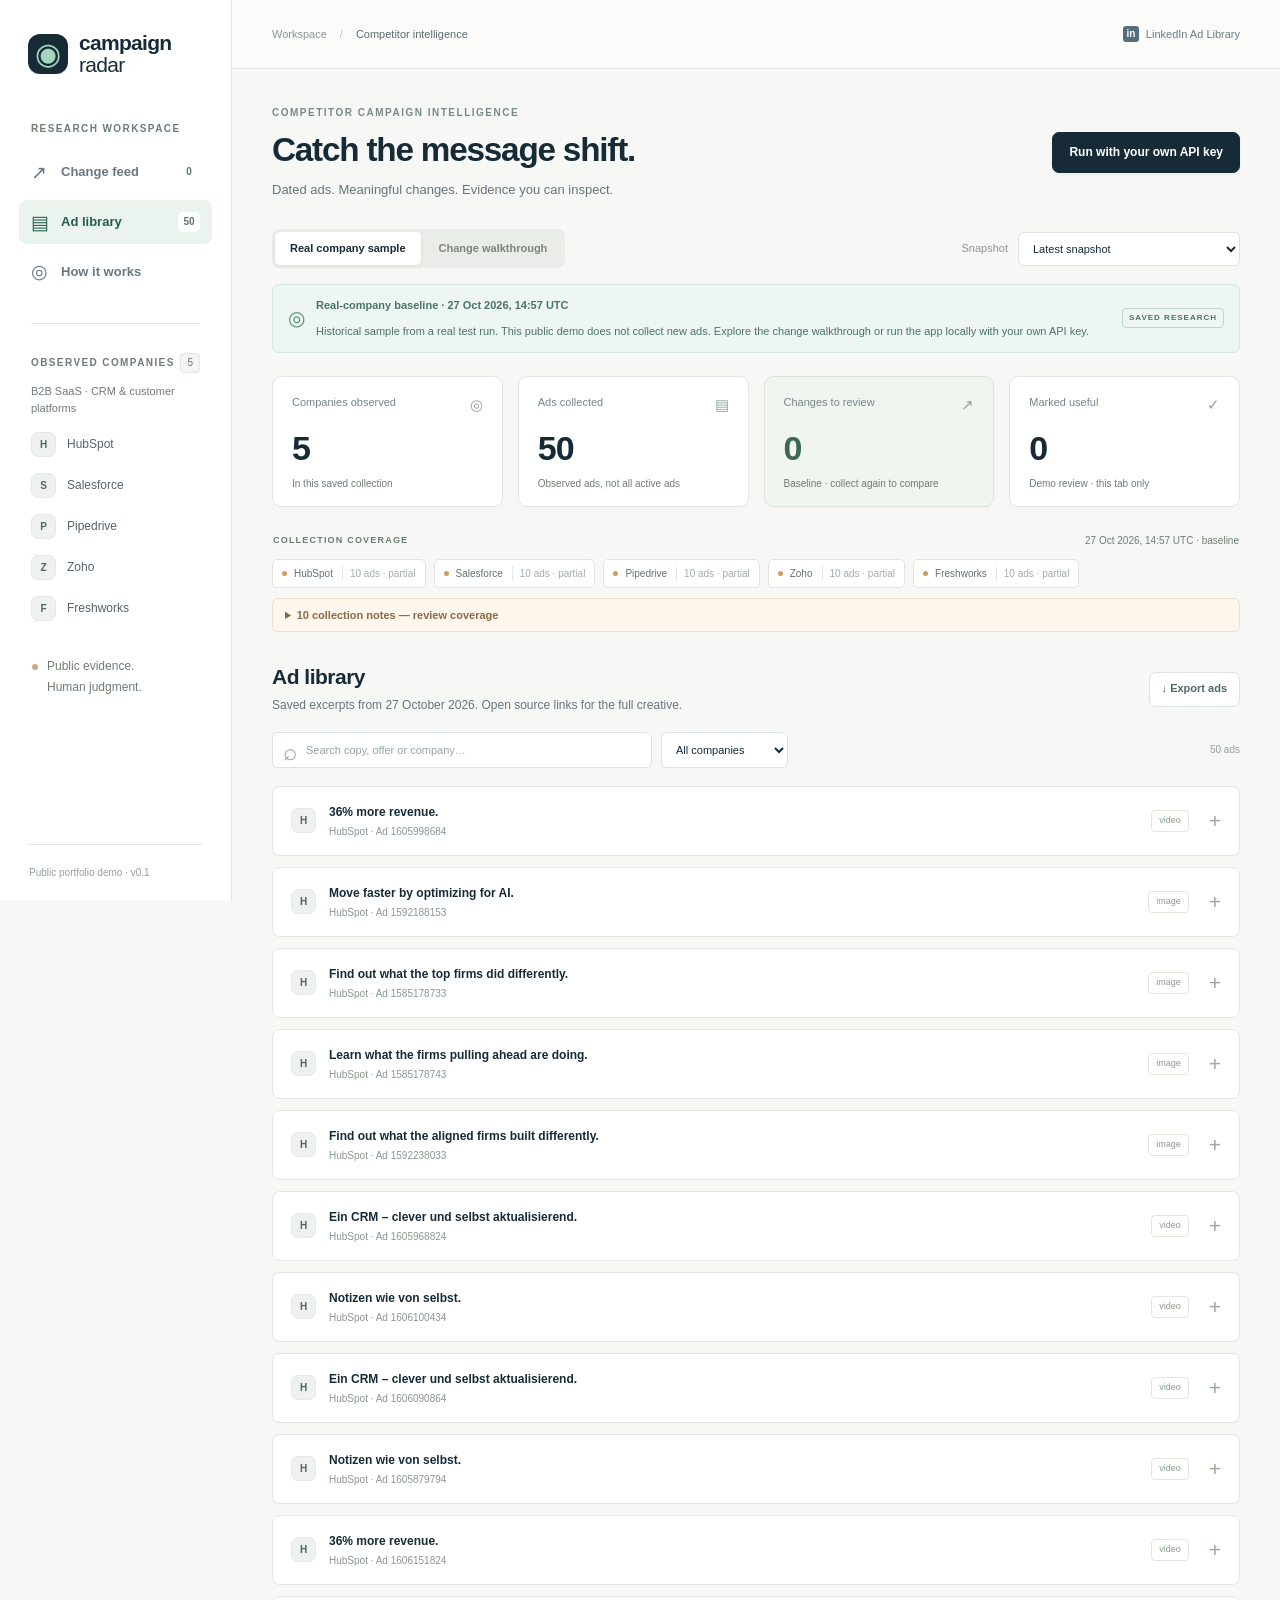
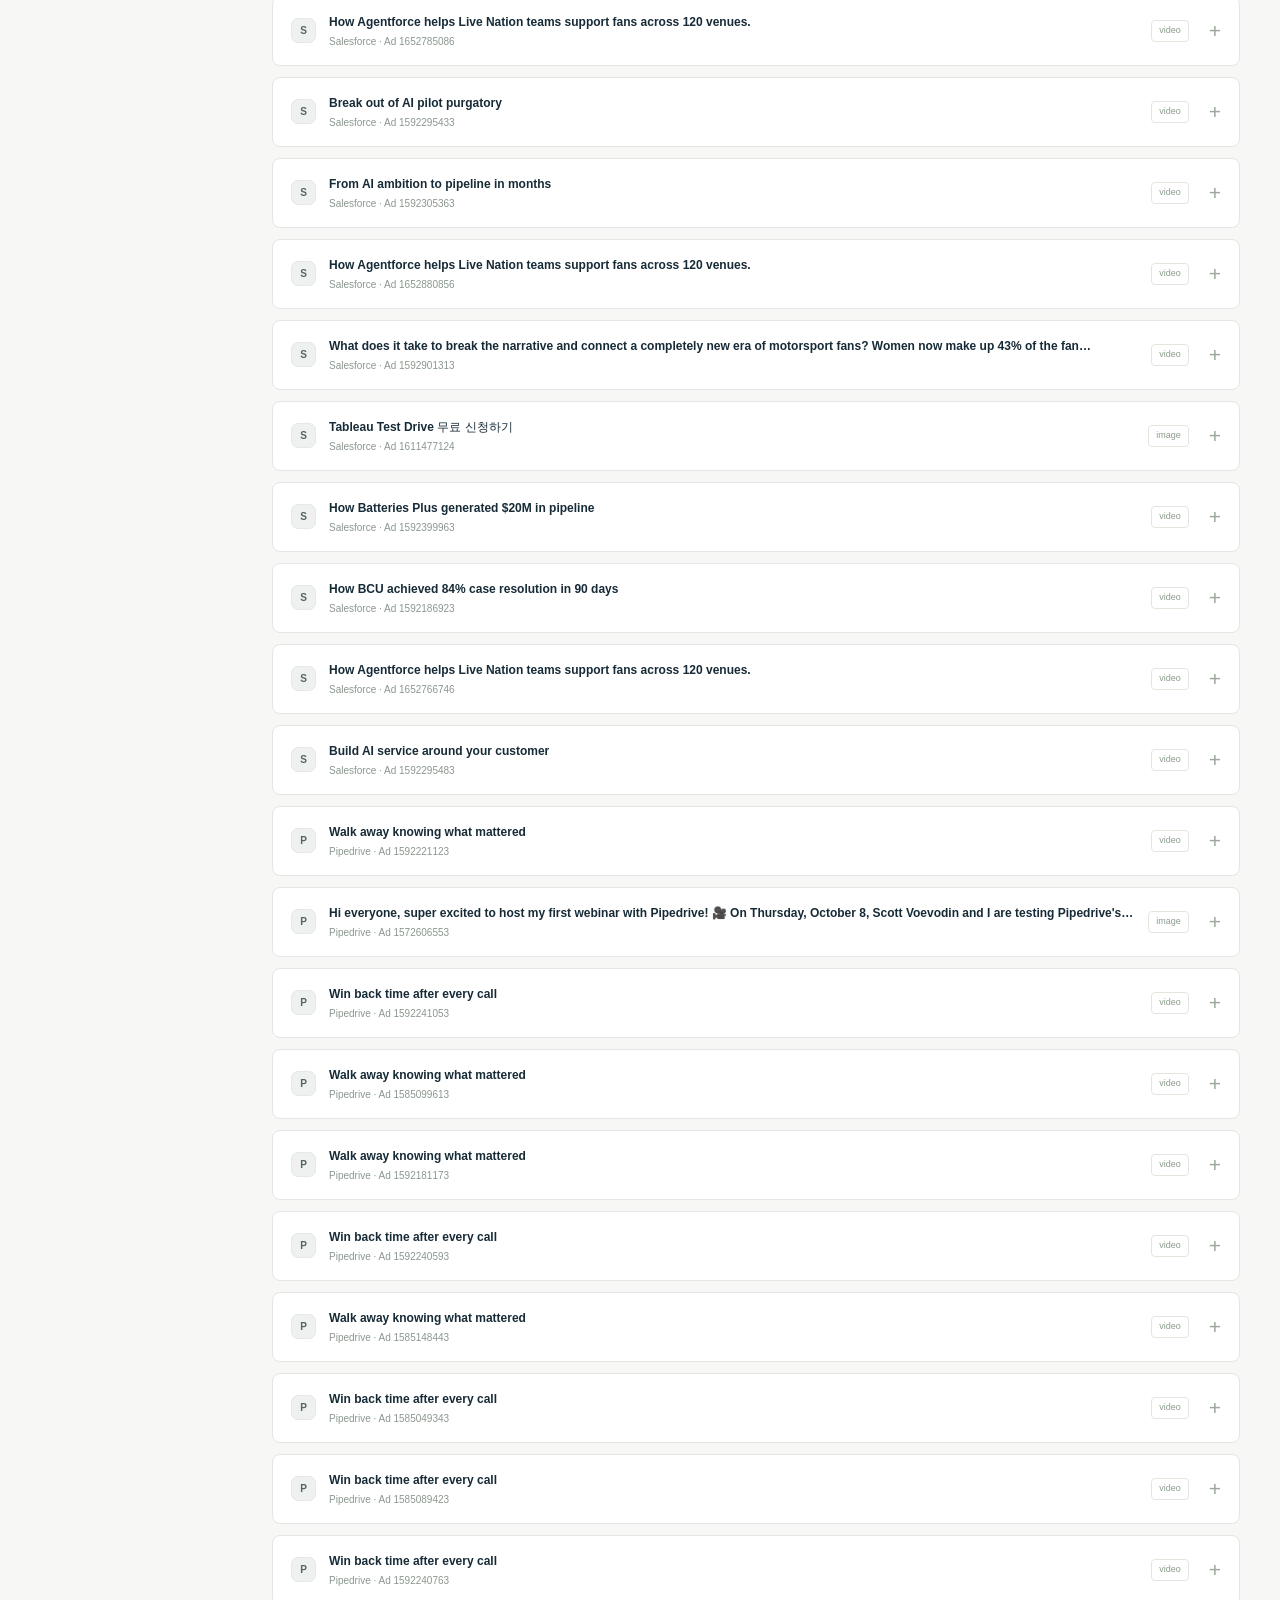
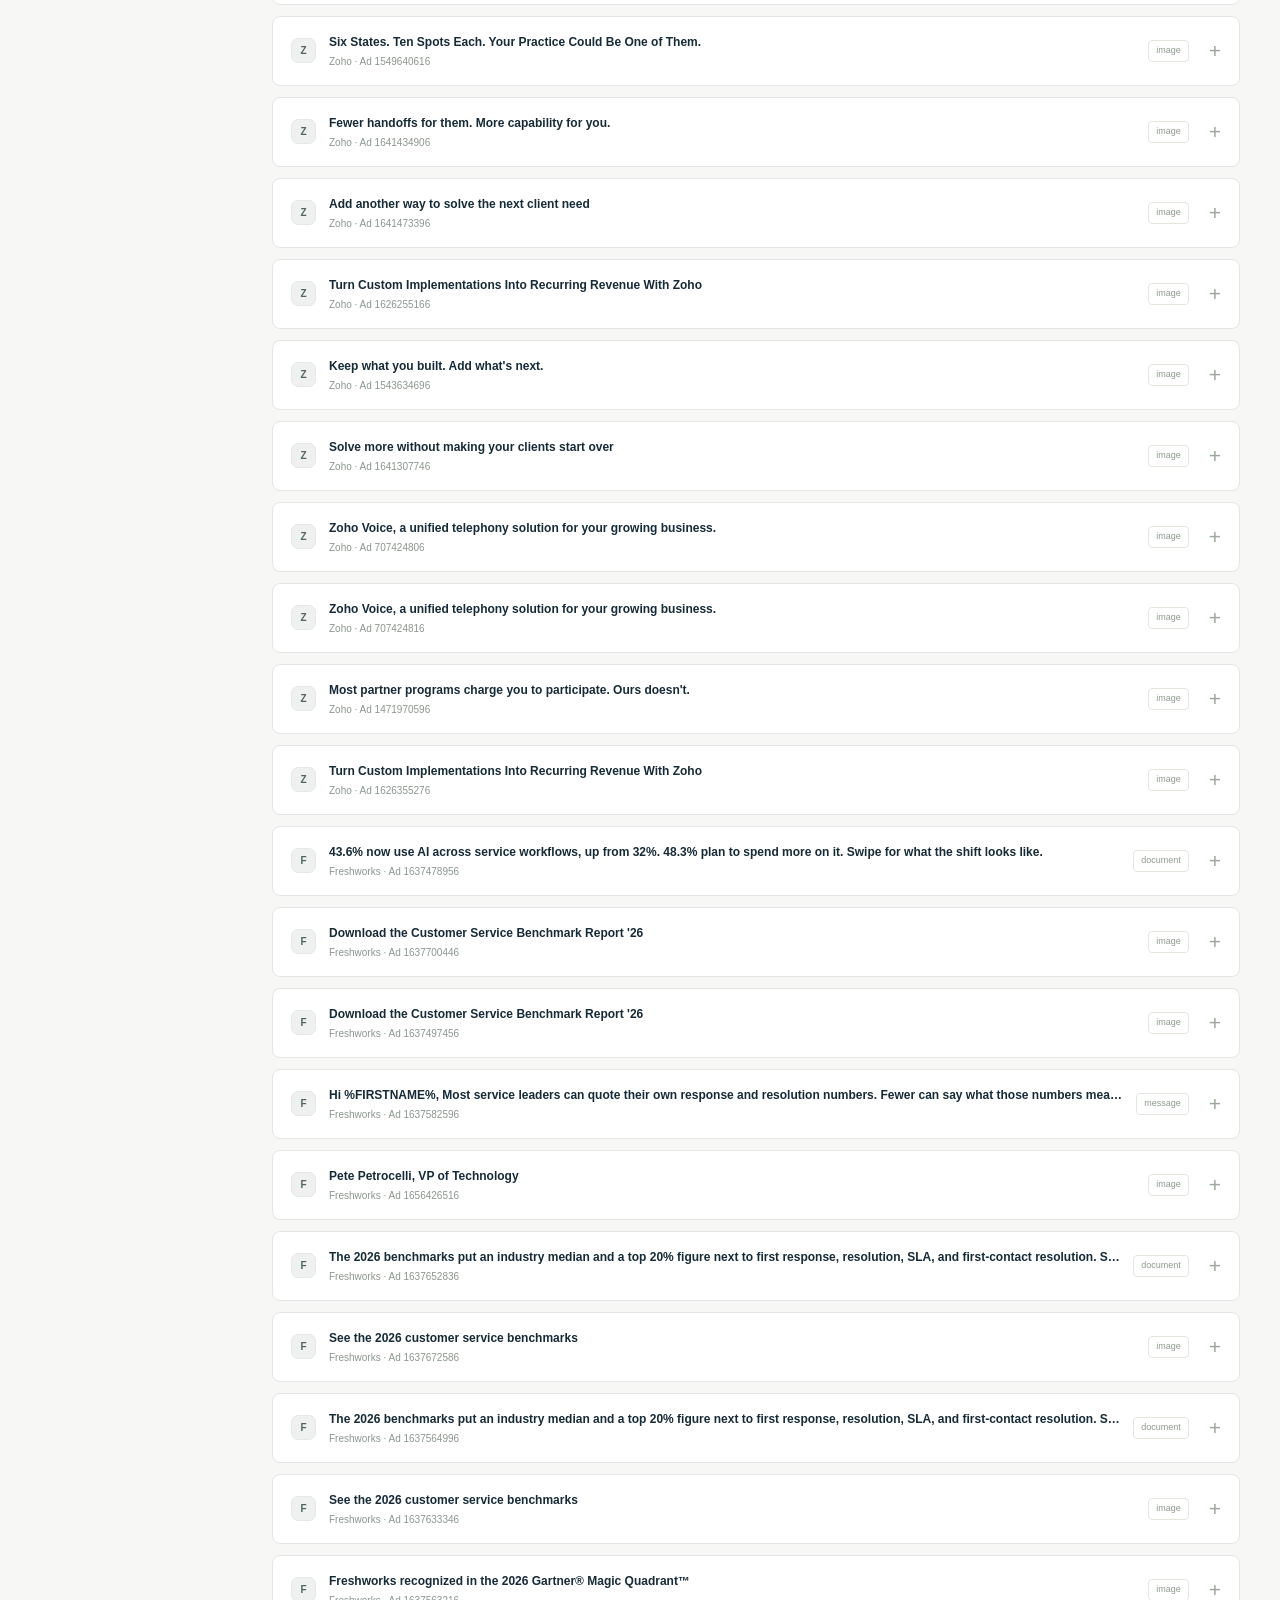
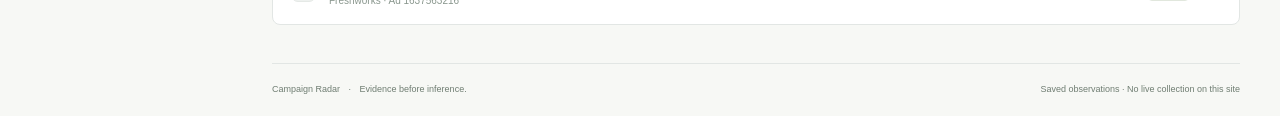
<file: docs/index.html>
<!doctype html>
<html lang="en">
  <head>
    <meta charset="utf-8">
  <meta name="referrer" content="no-referrer">
  <meta http-equiv="Content-Security-Policy" content="default-src 'self'; script-src 'self'; style-src 'self'; img-src 'self' data:; connect-src 'self'; base-uri 'self'; form-action 'none'">
    <meta name="viewport" content="width=device-width, initial-scale=1">
    <meta name="description" content="Evidence-led LinkedIn competitor campaign research. Compare dated ad snapshots, review changes and record useful findings.">
    <title>Campaign Radar — LinkedIn competitor campaign intelligence</title>
    <link rel="stylesheet" href="./style.css">
    <script src="./public-api.js" defer></script>
  <script src="./app.js" defer></script>
  </head>
  <body>
    <a class="skip-link" href="#main">
      Skip to intelligence</a>
    <div class="app-shell">
      <aside class="sidebar" aria-label="Project navigation">
        <a class="brand" href="./" aria-label="Campaign Radar home">
          <span class="brand-mark" aria-hidden="true">
            ◉</span>
          <span>
            campaign
            <span class="brand-second">
              radar</span></span></a>
        <span class="sidebar-label">
          RESEARCH WORKSPACE</span>
        <nav class="view-nav" aria-label="Views">
          <button type="button" class="nav-item active" data-view="changes" aria-current="page">
            <span aria-hidden="true">
              ↗</span>
            Change feed
            <span id="nav-change-count" class="nav-count">
              0</span></button>
          <button type="button" class="nav-item" data-view="ads">
            <span aria-hidden="true">
              ▤</span>
            Ad library
            <span id="nav-ad-count" class="nav-count">
              0</span></button>
          <button type="button" class="nav-item" data-view="method">
            <span aria-hidden="true">
              ◎</span>
            How it works</button></nav>
        <div class="sidebar-divider">
        </div>
        <div class="sidebar-heading">
          <span class="sidebar-label">
            LIVE WATCHLIST</span>
          <span class="tiny-pill">
            5</span></div>
        <p class="watchlist-description">
          B2B SaaS · CRM & customer platforms</p>
        <ul id="watchlist" class="watchlist">
          <li>
            Loading watchlist…</li></ul>
        <div class="sidebar-note">
          <span class="small-dot" aria-hidden="true">
          </span>
          <span>
            Public evidence.
            <br>
            Human judgment.</span></div>
        <div class="sidebar-footer">
          <span class="local-dot" aria-hidden="true">
          </span>
          Local workspace
          <span class="version">
            v0.1</span></div></aside>
      <div class="workspace">
        <header class="topbar">
          <div class="breadcrumb">
            Workspace
            <span aria-hidden="true">
              /</span>
            <strong>
              Competitor intelligence</strong></div>
          <div class="platform-tag">
            <span class="linkedin-mark" aria-hidden="true">
              in</span>
            LinkedIn Ad Library</div></header>
        <main id="main">
          <div id="global-error" class="alert alert-error" role="alert" hidden>
          </div>
          <section class="page-heading" aria-labelledby="page-title">
            <div>
              <div class="eyebrow">
                COMPETITOR CAMPAIGN INTELLIGENCE</div>
              <h1 id="page-title">
                Catch the message shift.</h1>
              <p class="subtitle">
                Dated ads. Meaningful changes. Evidence you can inspect.</p></div>
            <button id="open-collection" type="button" class="button button-primary" aria-expanded="false" aria-controls="collection-panel">
              <span aria-hidden="true">
                +</span>
              Collect LinkedIn ads</button></section>
          <section id="collection-panel" class="collection-panel" aria-labelledby="collection-title" hidden>
            <div class="section-heading">
              <div>
                <div id="collection-eyebrow" class="eyebrow">
                  LIVE RESEARCH</div>
                <h2 id="collection-title">
                  Collect a new snapshot</h2></div>
              <button id="close-collection" class="icon-button" type="button" aria-label="Close collection controls">
                ×</button></div>
            <p id="collection-description" class="muted">
              Collect public LinkedIn ads for the five companies in your watchlist. The first collection establishes a baseline; later comparable collections reveal changes.</p>
            <div id="public-setup" class="public-setup" hidden>
              <ol>
                <li>Install Python 3.9 or newer, then download or clone the project from GitHub.</li>
                <li>Run the commands below and open <strong>http://127.0.0.1:8920/</strong> on your computer.</li>
                <li>Choose <strong>Collect LinkedIn ads</strong>, connect your own Apify token locally, and start a bounded collection.</li>
              </ol>
              <pre><code>git clone https://github.com/vinaynaik432-debug/competitor-campaign-intelligence.git
cd competitor-campaign-intelligence
python3 app.py</code></pre>
              <p class="help">The collector uses your Apify credits. A fresh local copy includes a US$5 project allowance, with US$0.10 reserved per company run. Your token stays in the local server's memory. This GitHub Pages demo has no token entry or live collection.</p>
              <div class="public-setup-links">
                <a class="button button-secondary" href="https://github.com/vinaynaik432-debug/competitor-campaign-intelligence" target="_blank" rel="noopener noreferrer">View source on GitHub ↗</a>
                <a class="text-button" href="https://github.com/vinaynaik432-debug/competitor-campaign-intelligence#run-locally" target="_blank" rel="noopener noreferrer">Read setup instructions ↗</a>
              </div>
            </div>
            <div class="collection-grid">
              <div>
                <form id="connect-form">
                  <label for="apify-token">
                    Apify API token</label>
                  <div class="token-row">
                    <input id="apify-token" type="password" autocomplete="off" spellcheck="false" placeholder="Enter your own Apify token" maxlength="300" aria-describedby="token-help">
                    <button id="connect-button" class="button button-secondary" type="submit">
                      Connect</button></div>
                  <p id="token-help" class="help">
                    Held in this server’s memory only. Never added to exports or saved in browser storage.</p></form>
                <div class="connection-row">
                  <span id="connection-state" class="connection-state">
                    Not connected</span>
                  <button id="disconnect-button" class="text-button" type="button" hidden>
                    Disconnect</button></div></div>
              <div class="collection-settings">
                <div class="settings-row">
                  <div>
                    <label for="max-ads">
                      Maximum ads per company</label>
                    <select id="max-ads">
                      <option value="5">
                        5 ads · quick check</option>
                      <option value="10" selected>
                        10 ads · first look</option>
                      <option value="20">
                        20 ads · wider sample</option></select></div>
                  <div class="budget-box">
                    <span>
                      Unallocated allowance</span>
                    <strong id="budget-remaining">
                      $5.00</strong>
                    <small id="budget-detail">
                      US$5.00 total cap</small></div></div>
                <label class="checkbox-label" for="capture-pages">
                  <input type="checkbox" id="capture-pages" checked>
                  <span>
                    Capture available public landing-page text</span></label>
                <p class="help">
                  Up to two exposed destinations per company. Results are samples, so missing ads do not imply a stopped campaign.</p>
                <button id="start-scan" class="button button-primary" type="button" disabled>
                  Start collection</button></div></div>
            <div id="collection-status" class="job-status" role="status" aria-live="polite" hidden>
            </div>
          </section>
          <div class="dataset-toolbar">
            <div class="segmented-control" role="group" aria-label="Choose data source">
              <button id="mode-live" type="button" aria-pressed="false">
                Live research</button>
              <button id="mode-demo" type="button" class="selected" aria-pressed="true">
                Explore sample</button></div>
            <div class="snapshot-picker">
              <label for="snapshot-select">
                Snapshot</label>
              <select id="snapshot-select" aria-label="Select saved snapshot">
                <option>
                  Loading…</option></select></div></div>
          <div id="dataset-notice" class="dataset-notice" role="status">
            <span class="notice-symbol" aria-hidden="true">
              ◈</span>
            <div>
              <strong>
                Illustrative walkthrough</strong>
              <span>
                Fictional companies and ads. Use this to explore the workflow.</span></div>
            <span class="notice-badge">
              SAMPLE DATA</span></div>
          <section class="metrics" aria-label="Snapshot overview">
            <div class="metric-card">
              <div class="metric-label">
                Companies observed
                <span aria-hidden="true">
                  ◎</span></div>
              <div class="metric-value" id="metric-companies">
                —</div>
              <p id="metric-companies-note">
                In this snapshot</p></div>
            <div class="metric-card">
              <div class="metric-label">
                Ads collected
                <span aria-hidden="true">
                  ▤</span></div>
              <div class="metric-value" id="metric-ads">
                —</div>
              <p id="metric-ads-note">
                Public ad records</p></div>
            <div class="metric-card metric-emphasis">
              <div class="metric-label">
                Changes to review
                <span aria-hidden="true">
                  ↗</span></div>
              <div class="metric-value" id="metric-changes">
                —</div>
              <p id="metric-changes-note">
                Compared with previous snapshot</p></div>
            <div class="metric-card">
              <div class="metric-label">
                Marked useful
                <span aria-hidden="true">
                  ✓</span></div>
              <div class="metric-value" id="metric-useful">
                —</div>
              <p id="metric-useful-note">
                Your review, not an AI score</p></div></section>
          <section id="coverage-section" class="coverage-section" aria-label="Company collection coverage">
            <div class="coverage-heading">
              <span class="small-label">
                COLLECTION COVERAGE</span>
              <span id="comparison-label" class="comparison-label">
              </span>
            </div>
            <div id="company-coverage" class="company-coverage">
            </div>
          </section>
          <section id="research-view" aria-labelledby="feed-title">
            <div class="section-heading feed-heading">
              <div>
                <h2 id="feed-title">
                  Change feed</h2>
                <p id="feed-description" class="muted">
                  What changed, why it may matter and where to verify it.</p></div>
              <a id="export-link" class="button button-secondary button-small" href="./api/events/export?mode=demo" download>
                ↓ Export changes</a></div>
            <div class="filter-bar">
              <div class="search-wrap">
                <label class="sr-only" for="search-input">
                  Search ads and changes</label>
                <span aria-hidden="true">
                  ⌕</span>
                <input id="search-input" type="search" placeholder="Search copy, offer or company…">
              </div>
              <label class="sr-only" for="company-filter">
                Filter by company</label>
              <select id="company-filter">
                <option value="">
                  All companies</option></select>
              <label class="sr-only" for="type-filter">
                Filter by change type</label>
              <select id="type-filter">
                <option value="">
                  All change types</option>
                <option value="offer_changed">
                  Offer changes</option>
                <option value="messaging_changed">
                  Messaging changes</option>
                <option value="landing_page_changed">
                  Landing-page changes</option>
                <option value="first_observed">
                  First observed</option>
                <option value="not_observed">
                  Not observed</option></select>
              <span id="results-count" class="results-count" aria-live="polite">
              </span>
            </div>
            <div id="changes-list" class="changes-list">
            </div>
            <div id="ads-list" class="ads-list" hidden>
            </div>
          </section>
          <section id="method-view" class="method-view" aria-labelledby="method-title" hidden>
            <div class="section-heading">
              <div>
                <h2 id="method-title">
                  From public ads to a useful finding</h2>
                <p class="muted">
                  A repeatable research workflow, with a source behind every observation.</p></div></div>
            <div class="method-steps">
              <article>
                <span class="step-number">
                  01</span>
                <h3>
                  Collect a baseline</h3>
                <p>
                  Capture ad IDs, copy, source links and available destinations for the same five advertisers. Save the collection time and scope.</p></article>
              <article>
                <span class="step-number">
                  02</span>
                <h3>
                  Compare observations</h3>
                <p>
                  Compare later snapshots in the same scope. Identify copy and offer changes, new observations and meaningful landing-page text changes.</p></article>
              <article>
                <span class="step-number">
                  03</span>
                <h3>
                  Inspect the evidence</h3>
                <p>
                  Read the before and after copy and open the public source. A rule-based label helps triage; your judgment decides what is useful.</p></article>
              <article>
                <span class="step-number">
                  04</span>
                <h3>
                  Record a decision</h3>
                <p>
                  Mark findings useful, not useful or acted on. Compare research time and cost with a manual review to evaluate the workflow.</p></article></div>
            <div class="method-boundaries">
              <h3>
                What the evidence can tell us</h3>
              <ul>
                <li>
                  <strong>
                    First observed</strong>
                  means first seen in these saved collections. It is not a launch date.</li>
                <li>
                  <strong>
                    Audience language</strong>
                  in copy is an interpretation. Disclosed targeting, when available, is displayed separately.</li>
                <li>
                  <strong>
                    Not observed</strong>
                  is used only for comparable complete collections. It never proves a campaign stopped.</li>
                <li>
                  <strong>
                    Public ads</strong>
                  do not reveal conversions, revenue, ROAS or whether a campaign works.</li>
                <li>
                  <strong>
                    Landing pages</strong>
                  can change by location, personalization or an A/B test. Review a change before calling it a strategy shift.</li></ul>
              <p id="methodology-detail" class="help">
              </p>
            </div>
          </section>
          <footer class="main-footer">
            <span>
              Campaign Radar
              <span aria-hidden="true">
                ·</span>
              Evidence before inference.</span>
            <span>
              Manual collection · No ads sent or campaigns changed</span></footer></main></div></div></body></html>
</file>
<file: docs/style.css>
:root{
  --ink:#172b37;
  --muted:#66747d;
  --line:#e2e6e4;
  --page:#f7f8f5;
  --white:#fff;
  --orange:#c7532f;
  --orange-pale:#fff1e9;
  --teal:#176d64;
  --teal-pale:#eaf5f0;
  --shadow:0 3px 12px #172b3704;
  font-family:Inter,-apple-system,BlinkMacSystemFont,"Segoe UI",sans-serif;
  color:var(--ink);
  background:var(--page);
  font-synthesis:none
}
*{
  box-sizing:border-box
}
body{
  margin:0;
  font-size:14px;
  line-height:1.5
}
button,input,select{
  font:inherit
}
button,a,input,select{
  touch-action:manipulation
}
button{
  cursor:pointer
}
a{
  color:var(--teal)
}
button:disabled{
  cursor:not-allowed;
  opacity:.5
}
a[aria-disabled=true]{
  pointer-events:none;
  opacity:.45
}
button:focus-visible,a:focus-visible,input:focus-visible,select:focus-visible,summary:focus-visible{
  outline:3px solid #f0ad69;
  outline-offset:3px
}
button{
  color:inherit
}
h1,h2,h3,p{
  margin-top:0
}
h1{
  font-size:clamp(27px,2.6vw,36px);
  letter-spacing:-1.2px;
  line-height:1.2;
  margin-bottom:10px;
  font-weight:650
}
h2{
  font-size:21px;
  letter-spacing:-.5px;
  line-height:1.3;
  margin:0 0 5px;
  font-weight:650
}
h3{
  font-size:15px;
  margin:0 0 7px
}
p:last-child{
  margin-bottom:0
}
[hidden]{
  display:none!important
} .sr-only{
  position:absolute;
  width:1px;
  height:1px;
  padding:0;
  margin:-1px;
  overflow:hidden;
  clip:rect(0,0,0,0);
  white-space:nowrap;
  border:0
} .skip-link{
  position:fixed;
  top:-60px;
  left:20px;
  padding:12px;
  background:white;
  z-index:99
} .skip-link:focus{
  top:10px
} .app-shell{
  display:flex;
  min-height:100vh
} .sidebar{
  width:232px;
  min-width:232px;
  background:#fff;
  border-right:1px solid var(--line);
  padding:32px 19px 20px;
  display:flex;
  flex-direction:column;
  position:fixed;
  inset:0 auto 0 0;
  overflow:auto
} .brand{
  display:flex;
  gap:11px;
  align-items:center;
  text-decoration:none;
  color:var(--ink);
  font-size:21px;
  letter-spacing:-.7px;
  line-height:1.05;
  font-weight:700;
  margin:0 9px 45px
} .brand-second{
  display:block;
  font-weight:450
} .brand-mark{
  width:40px;
  height:40px;
  border-radius:12px;
  background:var(--ink);
  color:#a6d5bd;
  display:grid;
  place-items:center;
  font-size:30px
} .sidebar-label{
  font-size:10px;
  font-weight:750;
  letter-spacing:1.4px;
  color:#8b969a;
  margin:0 12px 14px
} .view-nav{
  display:grid;
  gap:6px
} .nav-item{
  border:0;
  background:transparent;
  border-radius:8px;
  padding:12px;
  display:flex;
  align-items:center;
  gap:12px;
  text-align:left;
  color:#697781;
  font-size:13px;
  font-weight:550
} .nav-item>span:first-child{
  font-size:19px;
  line-height:1;
  width:18px
} .nav-item:hover{
  background:#f5f7f5
} .nav-item.active{
  background:#eaf3ee;
  color:#255d4d
} .nav-count{
  margin-left:auto;
  font-size:10px;
  line-height:20px;
  min-width:22px;
  text-align:center;
  padding:0 5px;
  background:#fff;
  border-radius:5px;
  color:#5d786e
} .sidebar-divider{
  height:1px;
  background:var(--line);
  margin:29px 12px
} .sidebar-heading{
  display:flex;
  align-items:center;
  justify-content:space-between;
  margin:0 12px 10px
} .sidebar-heading .sidebar-label{
  margin:0
} .tiny-pill{
  font-size:10px;
  background:#f3f5f3;
  border:1px solid var(--line);
  border-radius:4px;
  line-height:18px;
  padding:0 6px;
  color:var(--muted)
} .watchlist-description{
  color:#9aa2a6;
  font-size:11px;
  line-height:1.6;
  margin:0 12px 14px
} .watchlist{
  padding:0;
  margin:0 12px;
  list-style:none;
  display:grid;
  gap:16px
} .watchlist li{
  display:flex;
  align-items:center;
  gap:11px;
  font-size:12px;
  color:#56646b
} .company-icon{
  width:25px;
  height:25px;
  flex-shrink:0;
  background:#eef1ef;
  border:1px solid #e5e9e6;
  border-radius:7px;
  display:grid;
  place-items:center;
  color:#506660;
  font-weight:700;
  font-size:10px
} .sidebar-note{
  display:flex;
  gap:9px;
  font-size:12px;
  color:#8c969b;
  line-height:1.8;
  margin:35px 13px 25px
} .small-dot{
  width:6px;
  height:6px;
  background:#c8aa8d;
  border-radius:50%;
  margin-top:8px;
  flex-shrink:0
} .sidebar-footer{
  margin: auto 10px 0;
  padding-top:20px;
  border-top:1px solid var(--line);
  font-size:10px;
  color:#91a09d;
  display:flex;
  align-items:center;
  gap:6px
} .local-dot{
  width:5px;
  height:5px;
  background:#4b9a76;
  border-radius:50%
} .version{
  margin-left:auto
} .workspace{
  margin-left:232px;
  width:calc(100% - 232px)
} .topbar{
  height:69px;
  display:flex;
  justify-content:space-between;
  align-items:center;
  padding:0 40px;
  border-bottom:1px solid var(--line);
  font-size:11px;
  background:#ffffff88
} .breadcrumb{
  display:flex;
  gap:13px;
  align-items:center;
  color:#8b959a
} .breadcrumb strong{
  font-weight:500;
  color:#5c6a71
} .breadcrumb span{
  color:#b6bfbc
} .platform-tag{
  display:flex;
  gap:7px;
  align-items:center;
  color:#6e7c83;
  font-size:11px
} .linkedin-mark{
  background:#536f7e;
  color:white;
  border-radius:3px;
  font-size:10px;
  width:16px;
  height:16px;
  line-height:16px;
  text-align:center;
  font-weight:750
}
main{
  max-width:1500px;
  margin:0 auto;
  padding:36px 40px 20px
} .page-heading{
  display:flex;
  align-items:center;
  justify-content:space-between;
  gap:25px;
  margin-bottom:30px
} .eyebrow{
  font-size:10px;
  letter-spacing:1.5px;
  font-weight:750;
  color:#7a8988;
  margin-bottom:10px
} .subtitle{
  font-size:13px;
  color:var(--muted);
  margin:0
} .button{
  display:inline-flex;
  align-items:center;
  justify-content:center;
  gap:8px;
  min-height:41px;
  padding:10px 16px;
  border:1px solid transparent;
  border-radius:7px;
  font-weight:600;
  font-size:12px;
  text-decoration:none;
  line-height:1.4;
  white-space:nowrap
} .button-primary{
  background:var(--ink);
  color:white;
  border-color:var(--ink);
  box-shadow:0 2px 3px #172b3710
} .button-primary:hover{
  background:#294653
} .button-primary>span{
  font-size:18px;
  font-weight:400;
  line-height:1
} .button-secondary{
  background:white;
  border-color:#dce2de;
  color:#53666b
} .button-secondary:hover{
  background:#f5f8f5;
  border-color:#aebeb5
} .button-small{
  min-height:35px;
  padding:8px 12px;
  font-size:11px
} .icon-button{
  border:0;
  background:transparent;
  padding:0 5px;
  font-size:25px;
  color:var(--muted);
  line-height:1
} .text-button{
  border:0;
  background:transparent;
  color:var(--teal);
  font-size:11px;
  padding:4px;
  text-decoration:underline
} .dataset-toolbar{
  display:flex;
  align-items:center;
  justify-content:space-between;
  gap:14px;
  margin-bottom:16px
} .segmented-control{
  display:inline-flex;
  background:#eaece7;
  border-radius:7px;
  padding:3px;
  gap:3px
} .segmented-control button{
  border:0;
  border-radius:5px;
  background:transparent;
  font-size:11px;
  font-weight:600;
  color:#78847c;
  padding:8px 15px
} .segmented-control button.selected{
  background:white;
  box-shadow:0 1px 5px #1f3c2810;
  color:var(--ink)
} .snapshot-picker{
  display:flex;
  align-items:center;
  gap:10px
} .snapshot-picker label{
  color:#8a9597;
  font-size:11px;
  font-weight:500
} .snapshot-picker select{
  font-size:11px;
  padding:7px 28px 7px 10px;
  min-height:34px;
  max-width:260px
}
select,input{
  border:1px solid #dce2dd;
  border-radius:6px;
  background:white;
  color:var(--ink);
  padding:10px 11px;
  min-height:39px
}
select{
  cursor:pointer
}
input::placeholder{
  color:#99a2a6
}
input[type=password]{
  width:100%;
  min-width:0
}
input[type=checkbox]{
  accent-color:var(--teal);
  width:15px;
  height:15px;
  min-height:0;
  flex-shrink:0;
  margin:0
} .dataset-notice{
  display:flex;
  align-items:center;
  gap:11px;
  border:1px solid #eadbc7;
  border-radius:7px;
  background:#fff9ed;
  padding:12px 15px;
  font-size:11px;
  color:#8b6b3c;
  margin-bottom:23px
} .dataset-notice>div{
  display:flex;
  gap:10px;
  align-items:center;
  flex-wrap:wrap
} .dataset-notice strong{
  font-weight:650
} .notice-symbol{
  font-size:20px;
  color:#b99153;
  line-height:1
} .notice-badge{
  margin-left:auto;
  letter-spacing:1px;
  font-size:8px;
  font-weight:750;
  border:1px solid #ead7b6;
  padding:3px 6px;
  border-radius:4px;
  white-space:nowrap
} .dataset-notice.live-notice{
  background:#edf6f0;
  border-color:#d6e6dc;
  color:#4c7462
} .live-notice .notice-symbol{
  color:#559271
} .live-notice .notice-badge{
  border-color:#bfd7c9
} .dataset-notice.warning-notice{
  background:#fff2ed;
  border-color:#eed6c9;
  color:#a05c3a
} .metrics{
  display:grid;
  grid-template-columns:repeat(4,minmax(0,1fr));
  gap:15px;
  margin-bottom:26px
} .metric-card{
  border:1px solid var(--line);
  background:#fff;
  border-radius:9px;
  padding:17px 19px 15px;
  box-shadow:var(--shadow)
} .metric-label{
  font-size:11px;
  color:#78858b;
  font-weight:500;
  display:flex;
  justify-content:space-between;
  gap:5px
} .metric-label>span{
  color:#92a39c;
  font-size:15px
} .metric-value{
  font-size:34px;
  line-height:1.1;
  letter-spacing:-1px;
  font-weight:600;
  margin:14px 0 8px
} .metric-card p{
  font-size:10px;
  color:#929c9d;
  margin:0;
  min-height:15px
} .metric-emphasis{
  background:#f0f5ef;
  border-color:#dbe6d9
} .metric-emphasis .metric-value{
  color:#3a6950
} .coverage-section{
  margin:0 0 31px
} .coverage-heading{
  display:flex;
  align-items:center;
  justify-content:space-between;
  gap:12px;
  margin:0 1px 11px
} .small-label{
  font-size:9px;
  font-weight:700;
  letter-spacing:1.2px;
  color:#919c9b
} .comparison-label{
  color:#8a9798;
  font-size:10px
} .company-coverage{
  display:flex;
  gap:8px;
  flex-wrap:wrap
} .coverage-pill{
  display:inline-flex;
  align-items:center;
  gap:7px;
  font-size:10px;
  padding:6px 9px;
  background:white;
  border:1px solid #e0e5e0;
  border-radius:5px;
  color:#64716e
} .coverage-dot{
  width:5px;
  height:5px;
  border-radius:50%;
  background:#79a58a
} .coverage-pill.partial .coverage-dot{
  background:#c89e5d
} .coverage-pill.failed .coverage-dot{
  background:#ca7764
} .coverage-count{
  color:#a4ada8;
  border-left:1px solid #e6eae6;
  margin-left:2px;
  padding-left:7px
} .coverage-details{
  background:#fff6ed;
  border:1px solid #eedfca;
  border-radius:6px;
  padding:8px 12px;
  margin-top:10px;
  font-size:11px;
  color:#886b45
} .coverage-details summary{
  cursor:pointer;
  font-weight:600
} .coverage-details ul{
  padding-left:20px;
  margin-bottom:2px
} .section-heading{
  display:flex;
  align-items:flex-start;
  justify-content:space-between;
  gap:20px;
  margin-bottom:16px
} .feed-heading{
  align-items:center;
  margin-bottom:17px
} .muted{
  color:var(--muted);
  font-size:12px;
  margin-bottom:0;
  line-height:1.6
} .filter-bar{
  display:flex;
  gap:9px;
  align-items:center;
  flex-wrap:wrap;
  margin-bottom:18px
} .filter-bar select{
  font-size:11px;
  min-height:36px;
  padding:7px 26px 7px 10px;
  max-width:220px
} .search-wrap{
  position:relative;
  flex:1;
  min-width:160px;
  max-width:380px
} .search-wrap>span{
  position:absolute;
  left:11px;
  top:2px;
  font-size:24px;
  color:#91a29b;
  font-weight:400;
  pointer-events:none
} .search-wrap input{
  width:100%;
  font-size:11px;
  padding:8px 10px 8px 33px;
  min-height:36px
} .results-count{
  margin-left:auto;
  color:#92a09b;
  font-size:10px;
  white-space:nowrap
} .changes-list{
  display:grid;
  grid-template-columns:repeat(2,minmax(0,1fr));
  gap:16px
} .change-card{
  border:1px solid var(--line);
  border-radius:9px;
  background:#fff;
  box-shadow:var(--shadow);
  overflow:hidden;
  display:flex;
  flex-direction:column
} .card-top{
  display:flex;
  justify-content:space-between;
  align-items:center;
  gap:10px;
  padding:17px 19px 0
} .card-company{
  display:flex;
  align-items:center;
  gap:8px;
  font-size:11px;
  color:#64716d;
  font-weight:550
} .card-company .company-icon{
  width:24px;
  height:24px;
  font-size:9px
} .change-tag{
  font-size:8px;
  letter-spacing:.6px;
  font-weight:700;
  border-radius:4px;
  padding:4px 6px;
  background:#eff3f1;
  color:#688479;
  text-transform:uppercase
} .change-tag.offer_changed{
  background:#fff0e6;
  color:#b06b41
} .change-tag.messaging_changed{
  background:#edf1f9;
  color:#667ba1
} .change-tag.landing_page_changed{
  background:#eaf5ef;
  color:#4b8971
} .change-tag.first_observed{
  background:#f0edf7;
  color:#8b75a5
} .change-tag.not_observed{
  background:#f3f1e9;
  color:#95885e
} .card-body{
  padding:15px 19px 17px;
  flex:1
} .change-title{
  font-size:16px;
  line-height:1.4;
  letter-spacing:-.2px;
  margin:0 0 13px
} .evidence-grid{
  display:grid;
  grid-template-columns:1fr 1fr;
  gap:8px
} .evidence-box{
  border:1px solid #e5e9e4;
  border-radius:6px;
  padding:10px 11px;
  background:#fafbf8;
  min-width:0
} .evidence-box.after{
  background:#f2f7f0;
  border-color:#dfe8dc
} .evidence-label{
  display:flex;
  justify-content:space-between;
  gap:6px;
  font-size:8px;
  letter-spacing:.7px;
  color:#98a08f;
  text-transform:uppercase;
  margin-bottom:7px;
  font-weight:700
} .evidence-label time{
  font-size:8px;
  letter-spacing:0;
  text-transform:none;
  font-weight:400;
  white-space:nowrap
} .evidence-box blockquote{
  margin:0;
  font-size:11px;
  line-height:1.65;
  color:#65716b;
  white-space:pre-wrap;
  overflow-wrap:anywhere
} .evidence-box.after blockquote{
  color:#4c6650
} .evidence-link{
  display:inline-block;
  font-size:9px;
  margin-top:9px;
  color:#809381;
  text-decoration:none;
  border-bottom:1px solid #ced8cc
} .sample-evidence{
  font-size:8px;
  color:#99a293;
  margin-top:7px;
  display:block
} .quote-details summary{
  font-size:9px;
  color:#829277;
  cursor:pointer;
  margin-top:7px
} .quote-details p{
  font-size:11px;
  white-space:pre-wrap;
  overflow-wrap:anywhere;
  margin-top:7px
} .interpretation{
  font-size:11px;
  line-height:1.65;
  color:#78847a;
  margin:12px 0 0
} .suggested-action{
  font-size:10px;
  line-height:1.6;
  margin-top:10px;
  border-left:2px solid #d1ddcc;
  padding-left:9px;
  color:#66816d
} .suggested-action strong{
  font-weight:600
} .card-footer{
  display:flex;
  align-items:center;
  gap:6px;
  border-top:1px solid #edf0e9;
  padding:11px 17px;
  background:#fcfdfb;
  flex-wrap:wrap
} .review-label{
  font-size:9px;
  color:#9aa59b;
  margin-right:auto
} .feedback-button{
  border:1px solid #e5eae2;
  background:white;
  border-radius:4px;
  font-size:9px;
  padding:4px 7px;
  color:#8a958b
} .feedback-button:hover{
  border-color:#a6bea6;
  color:#53765a
} .feedback-button.selected{
  background:#e9f2e6;
  border-color:#a7c09d;
  color:#46753f
} .feedback-button.selected[data-value=not_useful]{
  background:#f3f0ed;
  border-color:#d9d0c7;
  color:#897566
} .confidence-label{
  display:inline-flex;
  font-size:8px;
  color:#9aa69a;
  gap:4px;
  margin-top:10px
} .empty-state{
  padding:48px 25px;
  text-align:center;
  border:1px dashed #d3dcd3;
  border-radius:9px;
  background:#ffffff60;
  grid-column:1/-1
} .empty-symbol{
  font-size:30px;
  color:#9aafa0;
  display:block;
  margin-bottom:13px
} .empty-state h3{
  font-size:18px;
  letter-spacing:-.4px
} .empty-state p{
  font-size:12px;
  color:#8a978b;
  line-height:1.7;
  max-width:470px;
  margin:9px auto 18px
} .empty-state .button{
  margin-top:4px
} .ads-list{
  display:grid;
  gap:11px
} .ad-card{
  border:1px solid var(--line);
  border-radius:8px;
  background:white;
  overflow:hidden
} .ad-card>summary{
  padding:16px 18px;
  display:flex;
  align-items:center;
  gap:13px;
  cursor:pointer;
  list-style:none
} .ad-card>summary::-webkit-details-marker{
  display:none
} .ad-card>summary:after{
  content:"+";
  font-size:21px;
  color:#9ba89b;
  margin-left:7px
} .ad-card[open]>summary:after{
  content:"−"
} .ad-summary{
  flex:1;
  min-width:0
} .ad-summary-title{
  font-size:12px;
  font-weight:600;
  margin-bottom:3px;
  white-space:nowrap;
  overflow:hidden;
  text-overflow:ellipsis
} .ad-summary-meta{
  font-size:10px;
  color:#8a978e
} .ad-format{
  font-size:9px;
  color:#8c9b8c;
  border:1px solid #e1e7dd;
  padding:3px 7px;
  border-radius:4px
} .ad-content{
  border-top:1px solid #eef0eb;
  padding:18px;
  display:grid;
  grid-template-columns:minmax(0,1.5fr) minmax(0,1fr);
  gap:24px
} .ad-copy{
  white-space:pre-wrap;
  overflow-wrap:anywhere;
  font-size:12px;
  line-height:1.8;
  color:#64716a
} .ad-headline{
  font-size:15px;
  font-weight:600;
  margin-bottom:10px
} .ad-meta{
  font-size:11px;
  display:grid;
  align-content:start;
  gap:10px
} .ad-meta-line{
  display:grid;
  grid-template-columns:100px 1fr;
  gap:10px;
  overflow-wrap:anywhere
} .ad-meta-line>span:first-child{
  color:#95a08e
} .ad-meta-line>span:last-child{
  color:#687e69
} .ad-source-links{
  display:flex;
  flex-wrap:wrap;
  gap:15px;
  margin-top:13px;
  font-size:11px
} .ad-source-links a{
  text-decoration:none;
  border-bottom:1px solid #c6d5c7
} .ad-targeting{
  font-size:10px;
  color:#7f8e7e;
  margin-top:14px;
  background:#f7faf4;
  padding:11px;
  border-radius:5px
} .ad-targeting summary{
  font-weight:600;
  cursor:pointer
} .ad-targeting pre{
  white-space:pre-wrap;
  overflow-wrap:anywhere;
  font-family:inherit;
  font-size:10px
} .ad-targeting p{
  margin:8px 0 0;
  line-height:1.7
} .collection-panel{
  padding:23px;
  background:white;
  border:1px solid #dce4dc;
  border-radius:9px;
  margin-bottom:26px;
  box-shadow:0 8px 20px #172b3706
} .collection-panel .eyebrow{
  margin-bottom:5px
} .collection-panel .muted{
  max-width:760px;
  margin-bottom:19px
} .collection-grid{
  display:grid;
  grid-template-columns:1fr 1.2fr;
  gap:30px
} .collection-panel label{
  font-size:11px;
  font-weight:600;
  display:block;
  color:#657565;
  margin-bottom:7px
} .token-row{
  display:flex;
  gap:7px
} .token-row input{
  font-size:11px
} .help{
  font-size:10px;
  color:#98a291;
  line-height:1.7;
  margin:7px 0 0
} .connection-row{
  display:flex;
  gap:10px;
  align-items:center;
  margin-top:10px
} .connection-state{
  font-size:10px;
  color:#9a9f95
} .connection-state.connected{
  color:#438861
} .settings-row{
  display:flex;
  gap:20px;
  justify-content:space-between;
  margin-bottom:15px
} .settings-row select{
  font-size:11px
} .budget-box{
  text-align:right;
  display:flex;
  flex-direction:column;
  justify-content:center;
  flex-shrink:0
} .budget-box span,.budget-box small{
  font-size:9px;
  color:#99a38f
} .budget-box strong{
  font-size:23px;
  font-weight:600;
  color:#507551;
  line-height:1.5
} .collection-panel .checkbox-label{
  display:flex;
  align-items:center;
  gap:8px;
  font-size:11px;
  font-weight:400
} .collection-settings>.button{
  margin-top:14px
} .job-status{
  padding:11px 14px;
  background:#f1f7ef;
  border:1px solid #dce8d7;
  border-radius:6px;
  color:#647c58;
  font-size:11px;
  margin-top:18px
} .job-status.running:before{
  content:"";
  display:inline-block;
  width:8px;
  height:8px;
  background:#83a777;
  border-radius:50%;
  margin-right:8px;
  animation:pulse 1.4s infinite
} .job-status.error{
  background:#fff2ec;
  color:#af6b4a;
  border-color:#efdbcc
}
@keyframes pulse{
  50%{
    opacity:.3
  }
} .alert{
  border-radius:7px;
  padding:12px 15px;
  font-size:12px;
  line-height:1.7;
  margin-bottom:20px;
  overflow-wrap:anywhere
} .alert-error{
  border:1px solid #ecd5c9;
  background:#fff1ea;
  color:#9a5d40
} .method-view{
  margin-top:9px
} .method-steps{
  display:grid;
  grid-template-columns:repeat(4,minmax(0,1fr));
  gap:14px;
  margin-top:22px
} .method-steps article{
  background:white;
  border:1px solid var(--line);
  padding:20px;
  border-radius:8px
} .step-number{
  display:block;
  font-size:10px;
  letter-spacing:1.2px;
  color:#a1b099;
  margin-bottom:18px;
  font-weight:650
} .method-steps h3{
  font-size:13px;
  margin-bottom:10px
} .method-steps p{
  font-size:11px;
  color:#83917d;
  line-height:1.8
} .method-boundaries{
  margin-top:22px;
  padding:23px;
  background:#f0f5eb;
  border:1px solid #dfe7d7;
  border-radius:8px
} .method-boundaries h3{
  font-size:14px
} .method-boundaries ul{
  padding-left:18px;
  font-size:12px;
  color:#798973;
  line-height:1.9
} .method-boundaries li{
  padding-bottom:8px
} .method-boundaries strong{
  color:#55744f;
  font-weight:600
} .main-footer{
  display:flex;
  justify-content:space-between;
  gap:18px;
  margin-top:38px;
  padding-top:19px;
  border-top:1px solid var(--line);
  font-size:9px;
  color:#a1aaa0
} .main-footer>span:first-child>span{
  margin:0 6px
}
@media(min-width:1500px){
  main{
    padding-top:43px
  } .changes-list{
    gap:20px
  } .metric-card{
    padding:20px 23px
  } .card-body{
    padding:18px 23px
  } .card-top{
    padding:20px 23px 0
  } .card-footer{
    padding:13px 21px
  }
}
@media(max-width:1150px){
  .sidebar{
    width:205px;
    min-width:205px;
    padding-left:13px;
    padding-right:13px
  } .workspace{
    margin-left:205px;
    width:calc(100% - 205px)
  }
  main{
    padding:27px 25px 20px
  } .topbar{
    padding:0 25px
  } .page-heading{
    gap:16px
  } .button{
    font-size:11px;
    padding:10px 12px
  } .metric-card{
    padding:14px
  } .metric-label{
    font-size:10px
  } .metric-card p{
    font-size:9px
  } .metric-value{
    font-size:30px
  } .changes-list{
    gap:12px
  } .card-top{
    padding:14px 14px 0
  } .card-body{
    padding:13px 14px
  } .card-footer{
    padding:10px 12px
  } .evidence-grid{
    grid-template-columns:1fr
  } .evidence-label time{
    font-size:9px
  } .evidence-box blockquote{
    font-size:11px
  } .method-steps{
    grid-template-columns:repeat(2,minmax(0,1fr))
  } .collection-grid{
    gap:20px
  } .settings-row{
    display:block
  } .budget-box{
    display:none
  } .collection-panel .help{
    margin-bottom:10px
  } .collection-settings>.button{
    margin-top:5px
  }
}
@media(max-width:850px){
  .sidebar{
    position:static;
    width:100%;
    min-width:0;
    padding:17px 22px;
    flex-direction:row;
    align-items:center;
    gap:20px;
    overflow:visible;
    border-right:0;
    border-bottom:1px solid var(--line)
  } .brand{
    font-size:16px;
    margin:0;
    gap:8px;
    white-space:nowrap
  } .brand-second{
    display:inline;
    font-weight:450
  } .brand-mark{
    width:29px;
    height:29px;
    border-radius:8px;
    font-size:22px
  } .sidebar>.sidebar-label,.sidebar-divider,.sidebar-heading,.watchlist-description,.watchlist,.sidebar-note,.sidebar-footer{
    display:none
  } .app-shell{
    display:block
  } .view-nav{
    display:flex;
    gap:3px;
    margin-left:auto
  } .nav-item{
    font-size:11px;
    padding:8px
  } .nav-item>span:first-child{
    font-size:15px;
    width:12px
  } .nav-item{
    gap:6px
  } .nav-count{
    display:none
  } .workspace{
    width:100%;
    margin-left:0
  } .topbar{
    height:49px
  }
  main{
    padding:25px
  } .page-heading{
    align-items:flex-start;
    margin-bottom:25px
  }
  h1{
    font-size:29px
  } .subtitle{
    font-size:12px
  } .metrics{
    gap:10px
  } .metric-card{
    padding:15px
  } .collection-grid{
    grid-template-columns:1fr 1fr
  } .dataset-notice>div{
    gap:3px;
    flex-direction:column;
    align-items:flex-start
  } .notice-badge{
    font-size:7px
  } .evidence-grid{
    grid-template-columns:1fr 1fr
  } .change-card .evidence-grid{
    grid-template-columns:1fr
  }
}
@media(max-width:600px){
  .sidebar{
    padding:14px 16px;
    display:block
  } .brand{
    margin-bottom:15px
  } .view-nav{
    gap:5px
  } .nav-item{
    flex:1;
    justify-content:center;
    font-size:11px
  } .topbar{
    padding:0 17px
  } .breadcrumb{
    gap:7px;
    font-size:10px
  } .platform-tag{
    font-size:9px
  } .linkedin-mark{
    width:13px;
    height:13px;
    font-size:8px;
    line-height:13px
  }
  main{
    padding:24px 17px 16px
  } .page-heading{
    display:block
  }
  h1{
    font-size:29px
  } .eyebrow{
    font-size:8px;
    letter-spacing:1.4px
  } .page-heading>.button{
    margin-top:18px;
    font-size:11px;
    min-height:37px;
    padding:9px 13px
  } .dataset-toolbar{
    display:block
  } .segmented-control{
    margin-bottom:14px
  } .snapshot-picker{
    justify-content:space-between
  } .snapshot-picker select{
    max-width:75%;
    flex:1
  } .dataset-notice{
    padding:11px;
    gap:8px;
    font-size:10px
  } .notice-badge{
    display:none
  } .metrics{
    grid-template-columns:repeat(2,minmax(0,1fr));
    gap:10px;
    margin-bottom:23px
  } .metric-card{
    padding:14px 15px
  } .metric-value{
    font-size:30px;
    margin:10px 0 7px
  } .metric-label{
    font-size:10px
  } .metric-card p{
    font-size:9px;
    min-height:27px
  } .coverage-heading{
    align-items:flex-start;
    gap:10px
  } .comparison-label{
    font-size:9px;
    text-align:right;
    max-width:160px
  } .coverage-pill{
    font-size:9px;
    padding:5px 7px
  } .company-coverage{
    gap:6px
  } .coverage-section{
    margin-bottom:24px
  } .feed-heading{
    gap:10px
  }
  h2{
    font-size:19px
  } .muted{
    font-size:11px
  } .feed-heading .button{
    font-size:9px;
    padding:7px 9px;
    min-height:32px
  } .filter-bar{
    gap:8px
  } .search-wrap{
    max-width:none;
    flex-basis:100%
  } .filter-bar select{
    flex:1;
    max-width:none;
    min-width:0;
    font-size:10px
  } .results-count{
    flex-basis:100%;
    text-align:right;
    font-size:9px;
    line-height:1
  } .changes-list{
    grid-template-columns:1fr
  } .change-card .evidence-grid{
    grid-template-columns:1fr 1fr
  } .card-top{
    padding:17px 17px 0
  } .card-body{
    padding:14px 17px
  } .card-footer{
    padding:12px 15px
  } .change-title{
    font-size:16px
  } .collection-panel{
    padding:18px 15px
  } .collection-grid{
    grid-template-columns:1fr;
    gap:20px
  } .settings-row{
    display:flex;
    align-items:center;
    gap:15px
  } .budget-box{
    display:flex
  } .budget-box span,.budget-box small{
    font-size:8px
  } .budget-box strong{
    font-size:21px
  } .collection-panel h2{
    font-size:18px
  } .collection-panel label{
    font-size:10px
  } .collection-panel .checkbox-label{
    font-size:10px
  } .settings-row select{
    font-size:10px;
    padding:8px
  } .method-steps{
    gap:10px
  } .method-steps article{
    padding:15px
  } .method-steps h3{
    font-size:12px
  } .method-steps p{
    font-size:10px
  } .method-boundaries{
    padding:18px
  } .method-boundaries ul{
    font-size:11px
  } .ad-card>summary{
    padding:13px;
    gap:9px
  } .ad-format{
    display:none
  } .ad-summary-title{
    font-size:11px
  } .ad-content{
    display:block;
    padding:15px
  } .ad-meta{
    margin-top:18px;
    padding-top:14px;
    border-top:1px solid #e7ece4
  } .ad-meta-line{
    font-size:10px
  } .ad-copy{
    font-size:11px
  } .main-footer{
    display:block;
    font-size:8px;
    line-height:1.8
  } .main-footer>span{
    display:block
  } .empty-state{
    padding:35px 20px
  } .empty-state h3{
    font-size:16px
  } .empty-state p{
    font-size:11px
  }
}
.public-preview .collection-grid,
.public-preview #collection-status{
  display:none!important
}
.public-setup{
  max-width:850px;
  font-size:13px;
  line-height:1.7
}
.public-setup li{
  margin-bottom:8px
}
.public-setup pre{
  white-space:pre-wrap;
  overflow-wrap:anywhere;
  background:#f1f4ee;
  color:#243630;
  border:1px solid #dce4d9;
  border-radius:8px;
  padding:16px;
  font-size:12px
}
.public-setup-links{
  display:flex;
  gap:18px;
  align-items:center;
  flex-wrap:wrap;
  margin-top:18px
}
@media(prefers-reduced-motion:reduce){
  .job-status.running:before{
    animation:none
  }
}
/* Keep cost metadata readable without widening the collection grid. */
.disclosure-field{
  margin-top:12px;
  border-top:1px solid #e1e8db;
  padding-top:8px
} .disclosure-field>strong{
  font-size:10px;
  font-weight:600;
  color:#677e61
} .disclosure-field>pre{
  margin:5px 0 0
} .collection-grid>*{
  min-width:0
} .budget-box{
  max-width:200px
} .budget-box small{
  white-space:normal;
  line-height:1.6
} .help,.metric-card p,.review-label,.sample-evidence,.comparison-label,.small-label,.sidebar-label,.watchlist-description,.sidebar-note,.main-footer{
  color:#6f7d72
} .budget-box span,.budget-box small{
  color:#72816f
}
@media(max-width:600px){
  .budget-box{
    max-width:140px
  }
}
</file>
